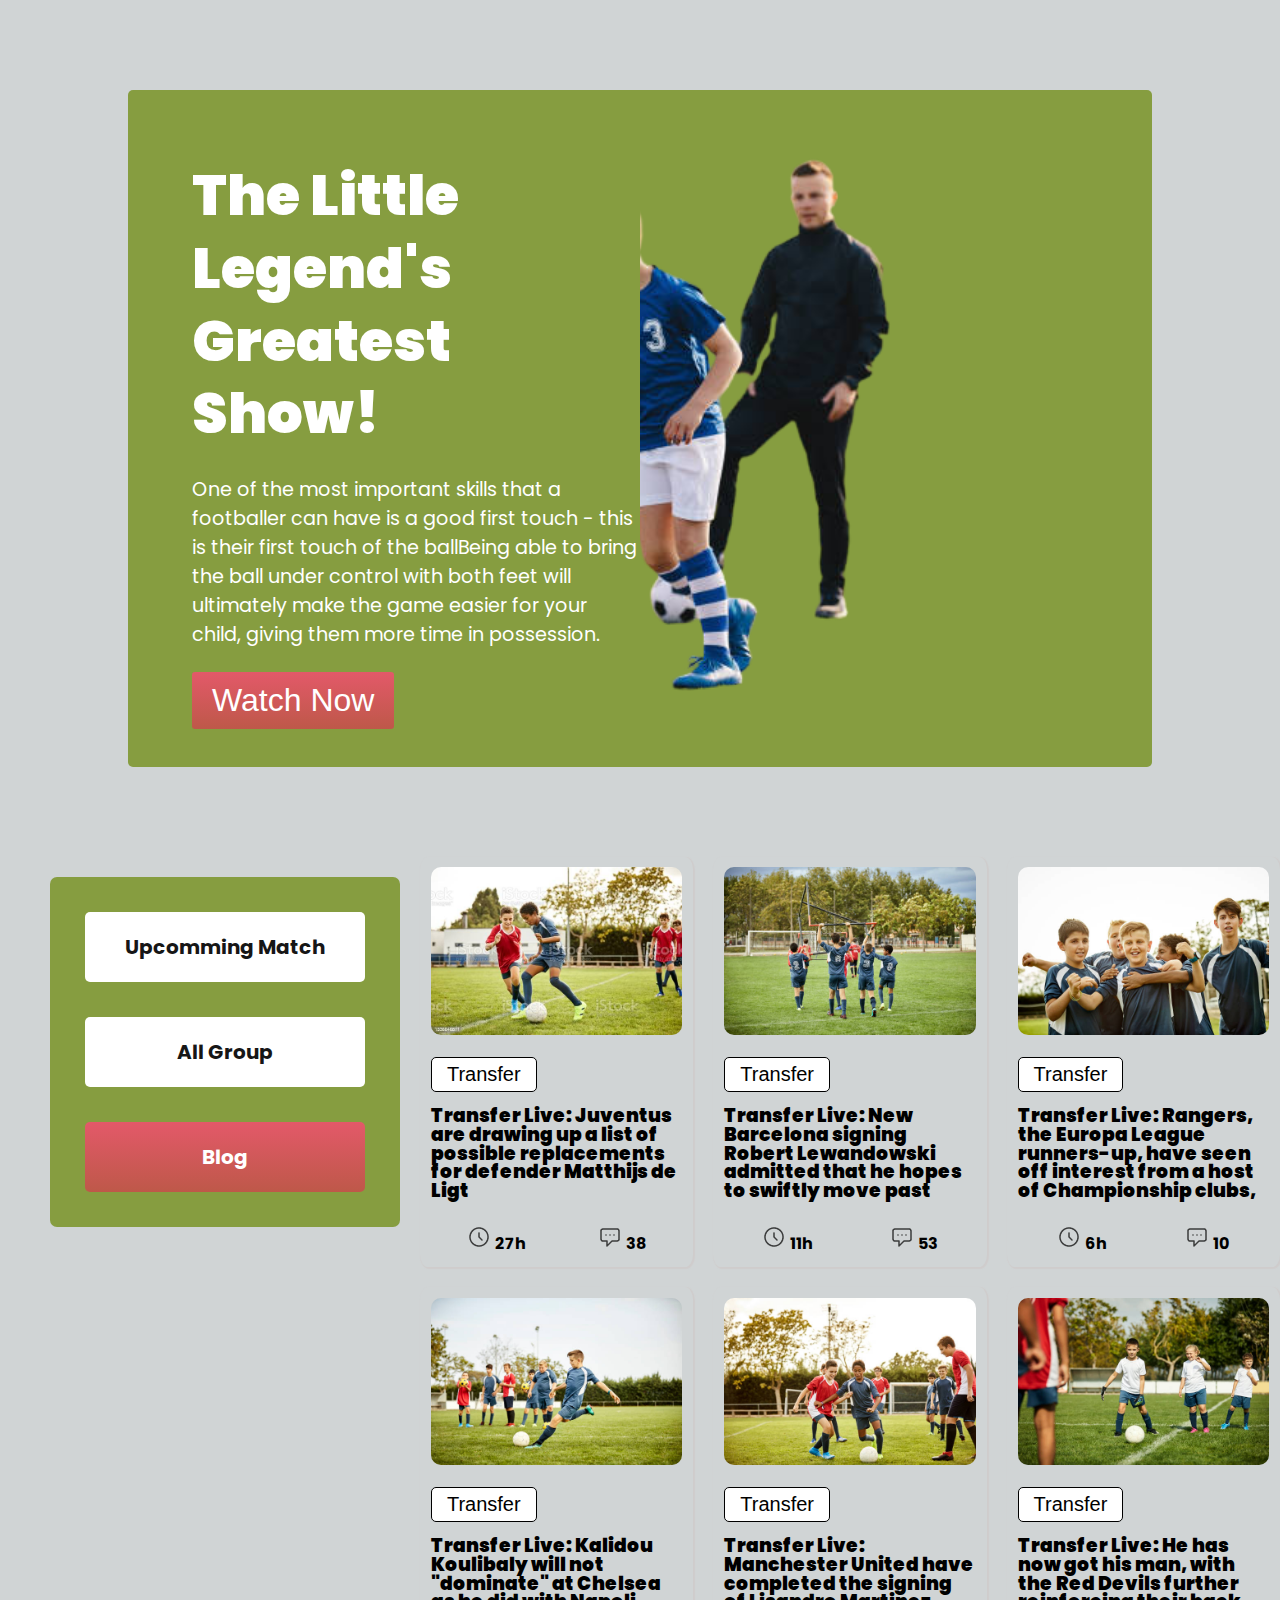
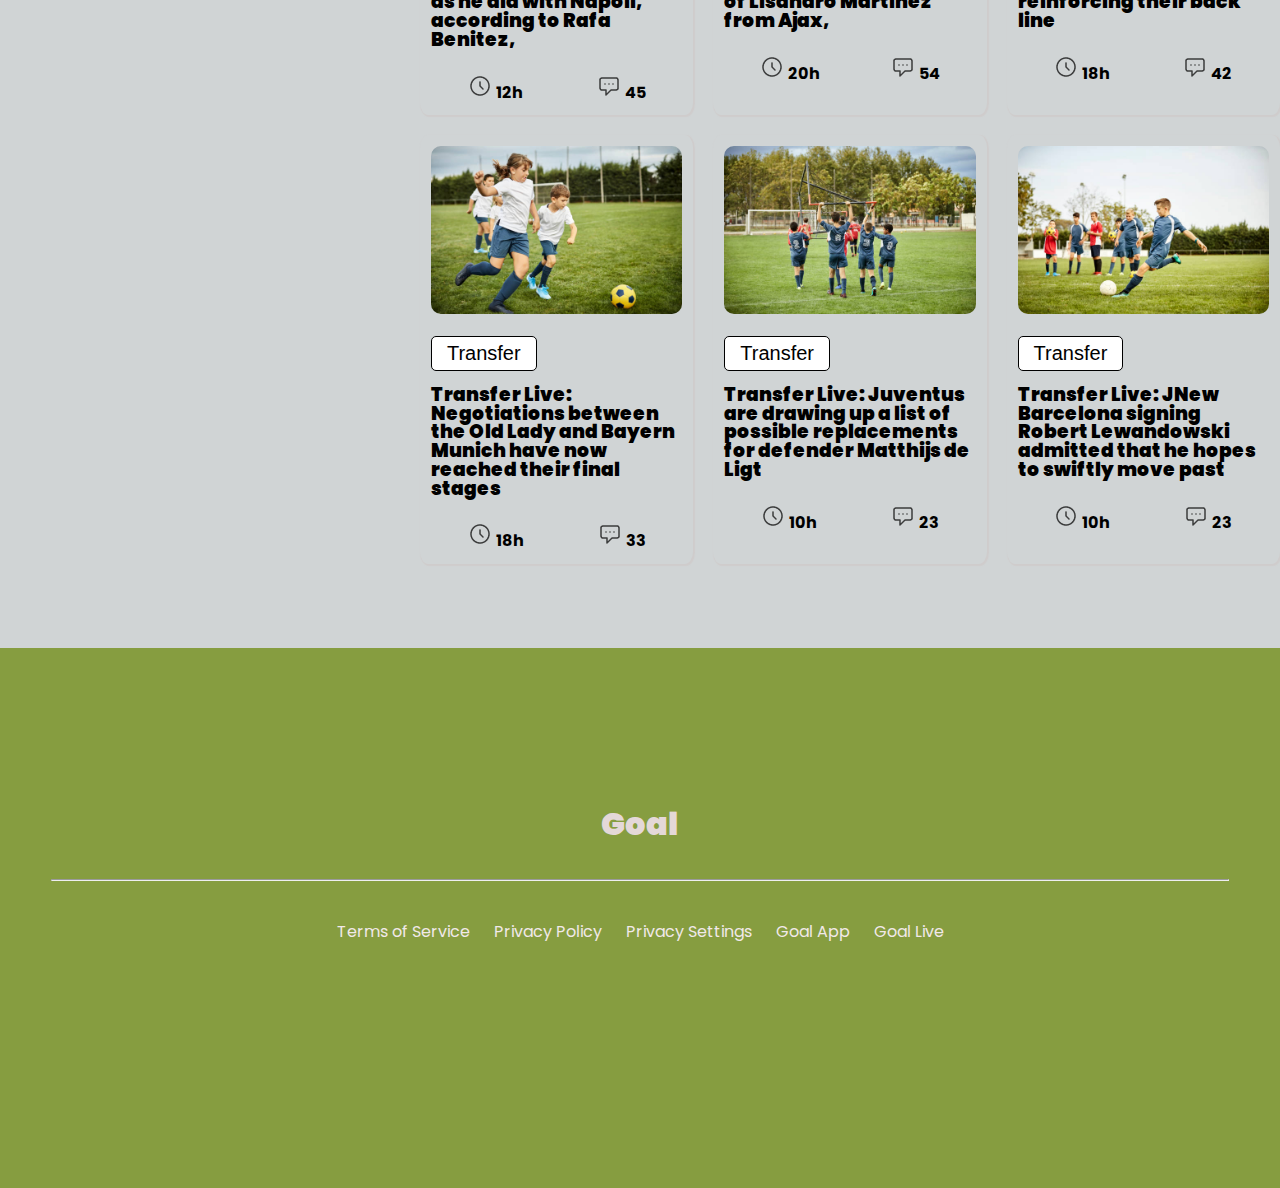
<file: index.html>
<!DOCTYPE html>
<html lang="en">
<head>
  <meta charset="UTF-8">
  <meta http-equiv="X-UA-Compatible" content="IE=edge">
  <meta name="viewport" content="width=device-width, initial-scale=1.0">
  <title>Football News</title>
                          <!-- link CSS -->
  <link rel="stylesheet" href="style.css">

                      <!-- link google font -->
  <link rel="preconnect" href="https://fonts.googleapis.com">
  <link rel="preconnect" href="https://fonts.gstatic.com" crossorigin>
  <link href="https://fonts.googleapis.com/css2?family=Poppins:wght@300;400;500&display=swap" rel="stylesheet"> 

                     <!-- link Font Awesome -->
  <link rel="stylesheet" href="https://cdnjs.cloudflare.com/ajax/libs/font-awesome/6.1.1/css/all.min.css" integrity="sha512-KfkfwYDsLkIlwQp6LFnl8zNdLGxu9YAA1QvwINks4PhcElQSvqcyVLLD9aMhXd13uQjoXtEKNosOWaZqXgel0g==" crossorigin="anonymous" referrerpolicy="no-referrer" />
  
</head>
<body>
                    <!-- Banner section Start -->

 <section class="banner">
   <div class="banner-content">

     <div class="banner-text">
       <h1>The Little Legend's Greatest Show!</h1>
       <p>
        One of the most important skills that a footballer can have is a good first touch - this is their first touch of the ballBeing able to bring the ball under control with both feet will ultimately make the game easier for your child, giving them more time in possession. 
       </p>
       <button> Watch Now </button>
     </div>

     <div class="banner-img">
       <img src="./image/my-banner.png" alt="">
     </div>

   </div>
 </section>
                   
                    <!-- Banner section End -->

                     <!-- Blog section Start -->
  <section class="blog">
    <div class="main-blog">

                      <!-- Blog click start -->

     <div class="blog-click-content">
        <div class="click-menu">

         <div class="upcomming">
           <a href="./index (2).html" target="_blank">Upcomming Match</a>
         </div>
         <div class="group">
           <a href="#">All Group</a>
         </div>
         <div class="click-blog">
           <a href="./index.html" target="_blank">Blog</a>
         </div>

       </div>
    </div>

                 <!-- Blog click End -->


                <!-- Blog post start -->

     <div class="blogpost">

       <div class="blogpost-img">
         <img src="./image/istockphoto.jpg" alt="">
       </div>
       <div class="blogpost-btn">
         <button>Transfer</button>
       </div>
       <div class="blogpost-heading">
         <h3>Transfer Live:  Juventus are drawing up a list of possible replacements for defender Matthijs de Ligt</h3>
        <div class="blogpost-icon">

          <div class="timeicon">
            <img src="./image/Time Icon.png" alt="">
            <b>27h</b>
          </div>

          <div class="chaticon">
            <img src="./image/Chat Icon.png" alt="">
            <b>38</b>
          </div>
          
        </div>  
       </div>
     </div>


     <div class="blogpost">

       <div class="blogpost-img">
         <img src="./image/istockphoto-2.jpg" alt="">
       </div>
       <div class="blogpost-btn">
         <button>Transfer</button>
       </div>
       <div class="blogpost-heading">
         <h3>Transfer Live:  New Barcelona signing Robert Lewandowski admitted that he hopes to swiftly move past</h3>
        <div class="blogpost-icon">
           <div class="timeicon">
            <img src="./image/Time Icon.png" alt="">
            <b>11h</b>
          </div>

          <div class="chaticon">
            <img src="./image/Chat Icon.png" alt="">
            <b>53</b>
          </div>
        </div>  
       </div>
     </div>



     <div class="blogpost">

       <div class="blogpost-img">
         <img src="./image/istockphoto-3.jpg" alt="">
       </div>
       <div class="blogpost-btn">
         <button>Transfer</button>
       </div>
       <div class="blogpost-heading">
         <h3>Transfer Live:  Rangers, the Europa League runners-up, have seen off interest from a host of Championship clubs,</h3>
        <div class="blogpost-icon">
           <div class="timeicon">
            <img src="./image/Time Icon.png" alt="">
            <b>6h</b>
          </div>

          <div class="chaticon">
            <img src="./image/Chat Icon.png" alt="">
            <b>10</b>
          </div>
        </div>  
       </div>
     </div>



     <div class="blogpost">

       <div class="blogpost-img">
         <img src="./image/istockphoto-4.jpg" alt="">
       </div>
       <div class="blogpost-btn">
         <button>Transfer</button>
       </div>
       <div class="blogpost-heading">
         <h3>Transfer Live:  Kalidou Koulibaly will not "dominate" at Chelsea as he did with Napoli, according to Rafa Benitez,</h3>
        <div class="blogpost-icon">
           <div class="timeicon">
            <img src="./image/Time Icon.png" alt="">
            <b>12h</b>
          </div>

          <div class="chaticon">
            <img src="./image/Chat Icon.png" alt="">
            <b>45</b>
          </div>
        </div>  
       </div>
     </div>


     <div class="blogpost">

       <div class="blogpost-img">
         <img src="./image/istockphoto-5.jpg" alt="">
       </div>
       <div class="blogpost-btn">
         <button>Transfer</button>
       </div>
       <div class="blogpost-heading">
         <h3>Transfer Live:  Manchester United have completed the signing of Lisandro Martinez from Ajax,</h3>
        <div class="blogpost-icon">
           <div class="timeicon">
            <img src="./image/Time Icon.png" alt="">
            <b>20h</b>
          </div>

          <div class="chaticon">
            <img src="./image/Chat Icon.png" alt="">
            <b>54</b>
          </div>
        </div>  
       </div>
     </div>



     <div class="blogpost">

       <div class="blogpost-img">
         <img src="./image/istockphoto-6.jpg" alt="">
       </div>
       <div class="blogpost-btn">
         <button>Transfer</button>
       </div>
       <div class="blogpost-heading">
         <h3>Transfer Live:  He has now got his man, with the Red Devils further reinforcing their back line</h3>
        <div class="blogpost-icon">
          <div class="timeicon">
            <img src="./image/Time Icon.png" alt="">
            <b>18h</b>
          </div>

          <div class="chaticon">
            <img src="./image/Chat Icon.png" alt="">
            <b>42</b>
          </div>
        </div>  
       </div>
     </div>



     <div class="blogpost">

       <div class="blogpost-img">
         <img src="./image/istockphoto-7.jpg" alt="">
       </div>
       <div class="blogpost-btn">
         <button>Transfer</button>
       </div>
       <div class="blogpost-heading">
         <h3>Transfer Live:  Negotiations between the Old Lady and Bayern Munich have now reached their final stages</h3>
        <div class="blogpost-icon">
           <div class="timeicon">
            <img src="./image/Time Icon.png" alt="">
            <b>18h</b>
          </div>

          <div class="chaticon">
            <img src="./image/Chat Icon.png" alt="">
            <b>33</b>
          </div>
        </div>  
       </div>
     </div>


     <div class="blogpost">

       <div class="blogpost-img">
         <img src="./image/istockphoto-2.jpg" alt="">
       </div>
       <div class="blogpost-btn">
         <button>Transfer</button>
       </div>
       <div class="blogpost-heading">
         <h3>Transfer Live:  Juventus are drawing up a list of possible replacements for defender Matthijs de Ligt</h3>
        <div class="blogpost-icon">
           <div class="timeicon">
            <img src="./image/Time Icon.png" alt="">
            <b>10h</b>
          </div>

          <div class="chaticon">
            <img src="./image/Chat Icon.png" alt="">
            <b>23</b>
          </div>
        </div>  
       </div>
     </div>


     <div class="blogpost">

       <div class="blogpost-img">
         <img src="./image/istockphoto-4.jpg" alt="">
       </div>
       <div class="blogpost-btn">
         <button>Transfer</button>
       </div>
       <div class="blogpost-heading blog-nine">
         <h3>Transfer Live:  JNew Barcelona signing Robert Lewandowski admitted that he hopes to swiftly move past</h3>
        <div class="blogpost-icon">
           <div class="timeicon">
            <img src="./image/Time Icon.png" alt="">
            <b>10h</b>
          </div>
          <div class="chaticon">
            <img src="./image/Chat Icon.png" alt="">
            <b>23</b>
          </div>
        </div>  
       </div>
     </div>

            <!-- bonus-btn -->
      <div class="bonus-btn">
        <button>View All</button>
      </div>      

    </div>

  </section>                  
                    <!-- Blog section End -->

                    <!-- Footer section Start -->
  <footer>
    <div class="main-footer">
      <div class="footer-upp">
        <h1>Goal</h1>
      </div>
      <hr>
      <div class="footer-down">
        <div class="footer-menu">
          <a href="">Terms of Service </a>
          <a href="">Privacy Policy</a>
          <a href="">Privacy Settings </a>
          <a href="">Goal App</a>
          <a href="">Goal Live</a>
        </div>
      </div>
    <div class="footer-icon">
      <a href="https://web.facebook.com/groups/webdevelopmentbatch6" target="_blank"><i class="fa-brands fa-facebook"></i></a>

      <a href="https://www.youtube.com/c/ProgrammingHero"target="_blank"><i class="fa-brands fa-youtube"></i></a>

      <a href="https://twitter.com/"target="_blank"><i class="fa-brands fa-twitter"></i></a>

      <a href="https://www.linkedin.com/feed/"target="_blank"><i class="fa-brands fa-linkedin"></i></a>
    </div>

    </div>
  </footer>                  
                    <!-- Footer section End -->
</body>
</html>
</file>
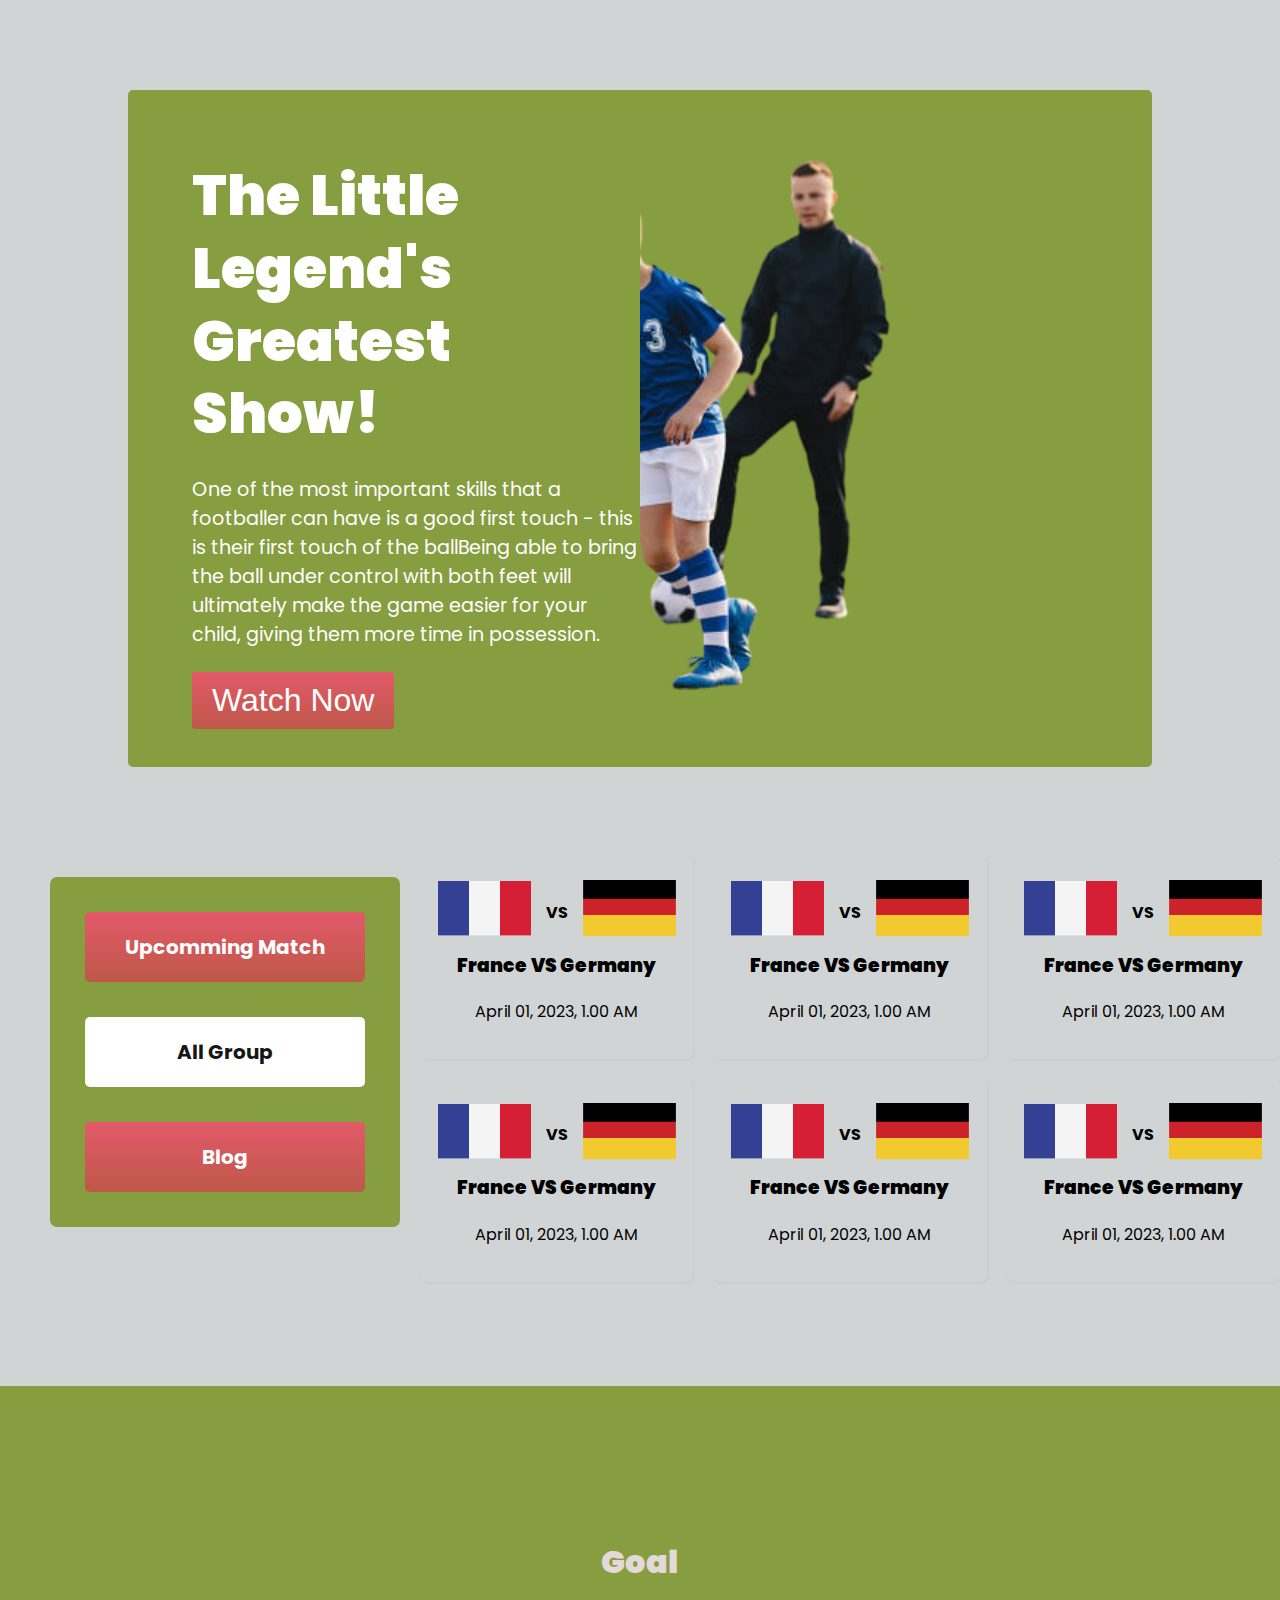
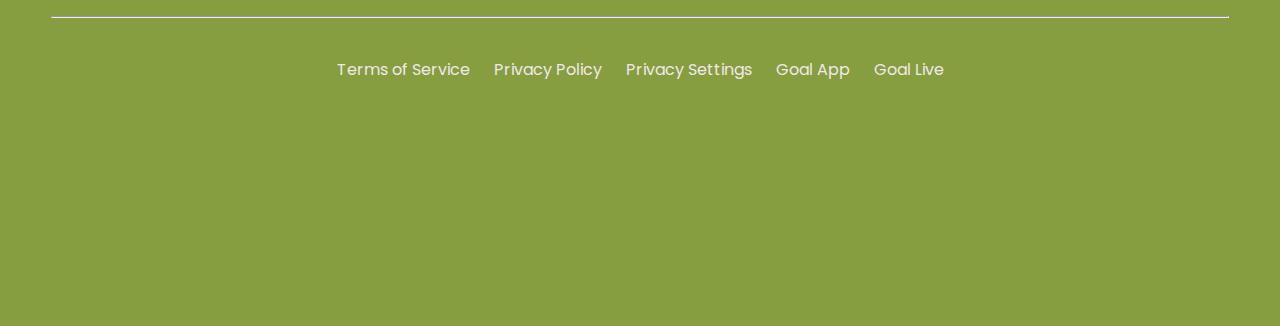
<file: index (2).html>
<!DOCTYPE html>
<html lang="en">
<head>
  <meta charset="UTF-8">
  <meta http-equiv="X-UA-Compatible" content="IE=edge">
  <meta name="viewport" content="width=device-width, initial-scale=1.0">
  <title>Football News</title>
                          <!-- link CSS -->
  <link rel="stylesheet" href="style.css">

                      <!-- link google font -->
  <link rel="preconnect" href="https://fonts.googleapis.com">
  <link rel="preconnect" href="https://fonts.gstatic.com" crossorigin>
  <link href="https://fonts.googleapis.com/css2?family=Poppins:wght@300;400;500&display=swap" rel="stylesheet"> 

                     <!-- link Font Awesome -->
  <link rel="stylesheet" href="https://cdnjs.cloudflare.com/ajax/libs/font-awesome/6.1.1/css/all.min.css" integrity="sha512-KfkfwYDsLkIlwQp6LFnl8zNdLGxu9YAA1QvwINks4PhcElQSvqcyVLLD9aMhXd13uQjoXtEKNosOWaZqXgel0g==" crossorigin="anonymous" referrerpolicy="no-referrer" />
  
</head>
<body>
                    <!-- Banner section Start -->
  <section class="banner">
   <div class="banner-content">

     <div class="banner-text">
       <h1>The Little Legend's Greatest Show!</h1>
       <p>
        One of the most important skills that a footballer can have is a good first touch - this is their first touch of the ballBeing able to bring the ball under control with both feet will ultimately make the game easier for your child, giving them more time in possession. 
       </p>
       <button> Watch Now </button>
     </div>

     <div class="banner-img">
       <img src="./image/my-banner.png" alt="">
     </div>

   </div>
 </section>                 
                    <!-- Banner section End -->

                     <!-- Blog section Start -->

  <section class="blog">
    <div class="main-blog">

                      <!-- Blog click start -->

     <div class="blog-click-content">
        <div class="click-menu">

         <div class="upcomming upcoming-match">
           <a href="./index (2).html" target="_blank">Upcomming Match</a>
         </div>
         <div class="group">
           <a href="#">All Group</a>
         </div>
         <div class="click-blog">
           <a href="./index.html" target="_blank">Blog</a>
         </div>

       </div>
    </div>

                <!-- Blog click End -->

                <!-- Blog post start -->

     <div class="blogpost">

      <div class="match-flag">
         <div class="blogpost-img-match">
         <img src="./image/Flag.png" alt="">
       </div>

       <div class="blog-match-vs">
         <b>VS</b>
       </div>

       <div class="blogpost-img-match">
         <img src="./image/germany Flag.png" alt="">
       </div>
      </div>

       <div class="match-details">
         <h3>France VS Germany </h3>
       <p>April 01, 2023, 1.00 AM</p>
       </div>
  </div>



     <div class="blogpost">

      <div class="match-flag">
         <div class="blogpost-img-match">
         <img src="./image/Flag.png" alt="">
       </div>

       <div class="blog-match-vs">
         <b>VS</b>
       </div>

       <div class="blogpost-img-match">
         <img src="./image/germany Flag.png" alt="">
       </div>
      </div>

       <div class="match-details">
         <h3>France VS Germany </h3>
       <p>April 01, 2023, 1.00 AM</p>
       </div>
  </div>


     <div class="blogpost">

      <div class="match-flag">
         <div class="blogpost-img-match">
         <img src="./image/Flag.png" alt="">
       </div>

       <div class="blog-match-vs">
         <b>VS</b>
       </div>

       <div class="blogpost-img-match">
         <img src="./image/germany Flag.png" alt="">
       </div>
      </div>

       <div class="match-details">
         <h3>France VS Germany </h3>
       <p>April 01, 2023, 1.00 AM</p>
       </div>
  </div>


      <div class="blogpost">

      <div class="match-flag">
         <div class="blogpost-img-match">
         <img src="./image/Flag.png" alt="">
       </div>

       <div class="blog-match-vs">
         <b>VS</b>
       </div>

       <div class="blogpost-img-match">
         <img src="./image/germany Flag.png" alt="">
       </div>
      </div>

       <div class="match-details">
         <h3>France VS Germany </h3>
       <p>April 01, 2023, 1.00 AM</p>
       </div>
  </div>

      <div class="blogpost">

      <div class="match-flag">
         <div class="blogpost-img-match">
         <img src="./image/Flag.png" alt="">
       </div>

       <div class="blog-match-vs">
         <b>VS</b>
       </div>

       <div class="blogpost-img-match">
         <img src="./image/germany Flag.png" alt="">
       </div>
      </div>

       <div class="match-details">
         <h3>France VS Germany </h3>
       <p>April 01, 2023, 1.00 AM</p>
       </div>
  </div>

      <div class="blogpost">

      <div class="match-flag">
         <div class="blogpost-img-match">
         <img src="./image/Flag.png" alt="">
       </div>

       <div class="blog-match-vs">
         <b>VS</b>
       </div>

       <div class="blogpost-img-match">
         <img src="./image/germany Flag.png" alt="">
       </div>
      </div>

       <div class="match-details">
         <h3>France VS Germany </h3>
       <p>April 01, 2023, 1.00 AM</p>
       </div>
  </div>
                    <!-- Blog post End -->

    </div>

  </section>                  
                    <!-- Blog section End -->

                    <!-- Footer section Start -->
  <footer>
    <div class="main-footer">
      <div class="footer-upp">
        <h1>Goal</h1>
      </div>
      <hr>
      <div class="footer-down">
        <div class="footer-menu">
          <a href="">Terms of Service </a>
          <a href="">Privacy Policy</a>
          <a href="">Privacy Settings </a>
          <a href="">Goal App</a>
          <a href="">Goal Live</a>
        </div>
      </div>
    <div class="footer-icon">
      <a href="https://web.facebook.com/groups/webdevelopmentbatch6" target="_blank"><i class="fa-brands fa-facebook"></i></a>

      <a href="https://www.youtube.com/c/ProgrammingHero"target="_blank"><i class="fa-brands fa-youtube"></i></a>

      <a href="https://twitter.com/"target="_blank"><i class="fa-brands fa-twitter"></i></a>

      <a href="https://www.linkedin.com/feed/"target="_blank"><i class="fa-brands fa-linkedin"></i></a>
    </div>

    </div>
  </footer>                  
                    <!-- Footer section End -->
</body>
</html>
</file>
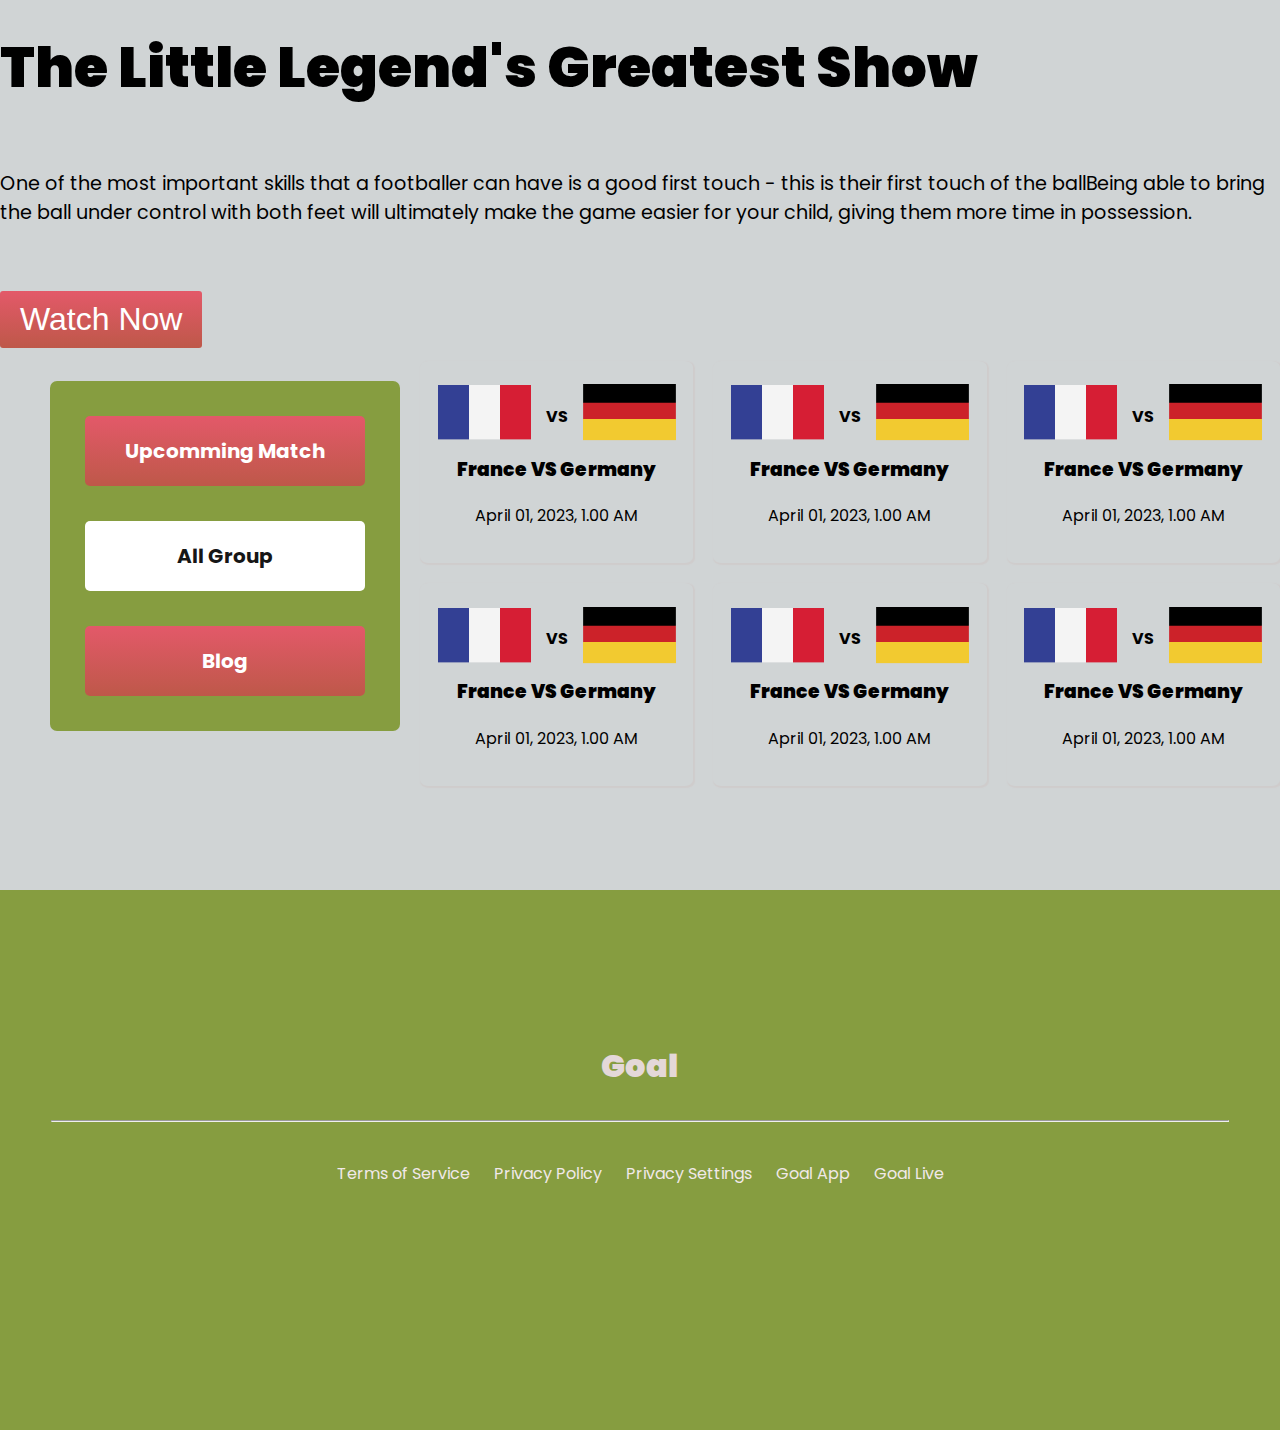
<file: match.html>
<!DOCTYPE html>
<html lang="en">
<head>
  <meta charset="UTF-8">
  <meta http-equiv="X-UA-Compatible" content="IE=edge">
  <meta name="viewport" content="width=device-width, initial-scale=1.0">
  <title>Football News</title>
                          <!-- link CSS -->
  <link rel="stylesheet" href="style.css">

                      <!-- link google font -->
  <link rel="preconnect" href="https://fonts.googleapis.com">
  <link rel="preconnect" href="https://fonts.gstatic.com" crossorigin>
  <link href="https://fonts.googleapis.com/css2?family=Poppins:wght@300;400;500&display=swap" rel="stylesheet"> 

                     <!-- link Font Awesome -->
  <link rel="stylesheet" href="https://cdnjs.cloudflare.com/ajax/libs/font-awesome/6.1.1/css/all.min.css" integrity="sha512-KfkfwYDsLkIlwQp6LFnl8zNdLGxu9YAA1QvwINks4PhcElQSvqcyVLLD9aMhXd13uQjoXtEKNosOWaZqXgel0g==" crossorigin="anonymous" referrerpolicy="no-referrer" />
  
</head>
<body>
                    <!-- Banner section Start -->
  <div class="main-banner">
    <div class="banner">

      <div class="banner-text">
        <h1>The Little Legend's  Greatest Show </h1>
        <p>One of the most important skills that a footballer can have is a good first touch - this is their first touch of the ballBeing able to bring the ball under control with both feet will ultimately make the game easier for your child, giving them more time in possession.</p>
        <button class="banner-btn">Watch Now 
          <i class="fa-solid fa-circle-arrow-right"></i></button>
      </div>

      <div class="banner-img">
        <!-- <img src="/img/Banner Image.png" alt=""> -->
      </div>

    </div>
  </div>                  
                    <!-- Banner section End -->

                     <!-- Blog section Start -->
  <section class="blog">
    <div class="main-blog">

                      <!-- Blog click start -->

     <div class="blog-click-content">
        <div class="click-menu">

         <div class="upcomming upcoming-match">
           <a href="/match.html" target="_blank">Upcomming Match</a>
         </div>
         <div class="group">
           <a href="#">All Group</a>
         </div>
         <div class="click-blog">
           <a href="/index.html" target="_blank">Blog</a>
         </div>

       </div>
    </div>

                    <!-- Blog click End -->

                <!-- Blog post start -->

     <div class="blogpost">

      <div class="match-flag">
         <div class="blogpost-img-match">
         <img src="./image/Flag.png" alt="">
       </div>

       <div class="blog-match-vs">
         <b>VS</b>
       </div>

       <div class="blogpost-img-match">
         <img src="./image/germany Flag.png" alt="">
       </div>
      </div>

       <div class="match-details">
         <h3>France VS Germany </h3>
       <p>April 01, 2023, 1.00 AM</p>
       </div>
  </div>



     <div class="blogpost">

      <div class="match-flag">
         <div class="blogpost-img-match">
         <img src="./image/Flag.png" alt="">
       </div>

       <div class="blog-match-vs">
         <b>VS</b>
       </div>

       <div class="blogpost-img-match">
         <img src="./image/germany Flag.png" alt="">
       </div>
      </div>

       <div class="match-details">
         <h3>France VS Germany </h3>
       <p>April 01, 2023, 1.00 AM</p>
       </div>
  </div>


     <div class="blogpost">

      <div class="match-flag">
         <div class="blogpost-img-match">
         <img src="./image/Flag.png" alt="">
       </div>

       <div class="blog-match-vs">
         <b>VS</b>
       </div>

       <div class="blogpost-img-match">
         <img src="./image/germany Flag.png" alt="">
       </div>
      </div>

       <div class="match-details">
         <h3>France VS Germany </h3>
       <p>April 01, 2023, 1.00 AM</p>
       </div>
  </div>


      <div class="blogpost">

      <div class="match-flag">
         <div class="blogpost-img-match">
         <img src="./image/Flag.png" alt="">
       </div>

       <div class="blog-match-vs">
         <b>VS</b>
       </div>

       <div class="blogpost-img-match">
         <img src="./image/germany Flag.png" alt="">
       </div>
      </div>

       <div class="match-details">
         <h3>France VS Germany </h3>
       <p>April 01, 2023, 1.00 AM</p>
       </div>
  </div>

      <div class="blogpost">

      <div class="match-flag">
         <div class="blogpost-img-match">
         <img src="./image/Flag.png" alt="">
       </div>

       <div class="blog-match-vs">
         <b>VS</b>
       </div>

       <div class="blogpost-img-match">
         <img src="./image/germany Flag.png" alt="">
       </div>
      </div>

       <div class="match-details">
         <h3>France VS Germany </h3>
       <p>April 01, 2023, 1.00 AM</p>
       </div>
  </div>

      <div class="blogpost">

      <div class="match-flag">
         <div class="blogpost-img-match">
         <img src="./image/Flag.png" alt="">
       </div>

       <div class="blog-match-vs">
         <b>VS</b>
       </div>

       <div class="blogpost-img-match">
         <img src="./image/germany Flag.png" alt="">
       </div>
      </div>

       <div class="match-details">
         <h3>France VS Germany </h3>
       <p>April 01, 2023, 1.00 AM</p>
       </div>
  </div>

     

                  <!-- Blog post End -->

    </div>

  </section>                  
                    <!-- Blog section End -->

                    <!-- Footer section Start -->
  <footer>
    <div class="main-footer">
      <div class="footer-upp">
        <h1>Goal</h1>
      </div>
      <hr>
      <div class="footer-down">
        <div class="footer-menu">
          <a href="">Terms of Service </a>
          <a href="">Privacy Policy</a>
          <a href="">Privacy Settings </a>
          <a href="">Goal App</a>
          <a href="">Goal Live</a>
        </div>
      </div>
    </div>
  </footer>                  
                    <!-- Footer section End -->
</body>
</html>
</file>
<file: style.css>
/* Default Common CSS*/

*{
  margin: 0;
  padding: 0;
  box-sizing: border-box;
}

body{
  width: 100%;
  min-height: 100vh;
  background-color: #d0d4d5;
  font-family: 'Poppins', sans-serif; ;
}


h1{
  margin-top: 2rem;
  line-height: 1.5;
}

h1,h2,h3,h4,h5,h6{
  font-weight: 900;
  line-height: 1;
}

h1,h2,h3,h4,h5,h6,p,a{
margin-bottom: 1.5rem;
}

a{
  text-decoration: none;
  color: #161616;
}

li{
  list-style: none;
}

button{
  border: none;
}


              /* Default Common CSS End*/

              /* banner-start */
.banner{
width: 100%;
height: auto;

}

.banner-content{
display: grid;
grid-template-columns: 1fr 1fr;
width: 80%;
height: 70%;
background-color: #869d40;
color: white;
margin:7% auto;
padding: 3% 5%;
border-radius: 5px;

}


.banner-text h1{
font-size: 3.5rem;
line-height: 1.3;
}

.banner-text p{
margin: 5% 0;
font-size: 1.2rem;
}

.banner-text button{
background-image: linear-gradient(#e35969, #be5849);
font-size: 2rem;
border-radius: 3px;
padding: 10px 20px;
color: white;
font-weight: 500;
}



.banner-img img{
width: 100%;
height: 100%;
object-fit: cover;
object-position: right;
transition:width 5s ;
}

.banner-img img:hover{
width: 20%;
}
              /* banner-end */

             


                /* Blog section Start */
.blog{
width: 100%;
height: auto;
margin: 1% 0 5% 0;
} 

.main-blog{

 display: grid;
 grid-template-columns: 1fr 1fr 1fr 1fr;
 grid-gap:20px 20px;
}

      /* Blog click content start */

.blog-click-content{

  grid-row-start: 1;
  grid-row-end: 5;
}


.click-menu{
  background-color: #869d40;
  width: 350px;
  height: 350px;
  text-align: center;
  margin-left: 50px;
  margin-top: 20px;
  border-radius: 7px;
  display: flex;
  flex-direction: column;
  justify-content: space-evenly;
}


.upcomming{
 background-color: #fff;
 color:black ;
 font-size: 20px;
 font-weight: 700;
 padding: 20px 15px;
 margin: 0 35px;
 border-radius: 5px;
}

.upcoming-match{
 background-image: linear-gradient(#e35969, #be5849);
 color:rgb(243, 237, 237) ;
 font-size: 20px;
 font-weight: 700;
 padding: 20px 15px;
 margin: 0 35px; 
 border-radius: 5px; 
}

.upcoming-match a{
  color: white;
}

.group{
  background-color: #fff;
 color:black ;
 font-size: 20px;
 font-weight: 700;
 padding: 20px 15px;
 margin: 0 35px;
 border-radius: 5px;
}

.click-blog{
 background-image: linear-gradient(#e35969, #be5849);
 color:white ;
 font-size: 20px;
 font-weight: 700;
 padding: 20px 15px;
 margin: 0 35px;
 border-radius: 5px;
}

.click-blog a{
  color: white;
}


        /* Blog click content End */

        /* match section start */
  .match-flag{
    display: flex;
    justify-content: center;
    align-items: center;
    margin-top: 5%;
    margin-bottom: 5%;
  } 
  
  
  .match-flag b{
    margin: 0 15px;
  }

  .match-flag img{
    max-width: 100%;
  }
  
  .match-details{
    text-align: center;
  }

        /* match section End */



        /* Blogpost start */

.blogpost{
padding: 4%;
box-shadow:1px 1px 1px 1px rgb(207, 204, 204) ;
border-radius: 3%;
}

.blogpost-img{
border-radius: 8px;

}

.blogpost-img img{
max-width: 100%;
border-radius: 10px;
} 


.blogpost-btn button{
margin: 15px 0;
background-color: white;
border: 1px solid black;
border-radius: 5px;
color: black;
font-size: 20px;
padding: 5px 15px;
}


.blogpost-icon {
display: flex;
justify-content: space-around;
}
/* blogpost match start */

.blogpost-match{
  padding: 4%;
box-shadow:1px 1px 1px 1px rgb(207, 204, 204) ;
border-radius: 3%;
}

/* blogpost match end */

.bonus-btn{
  margin: auto;
}

.bonus-btn button{
    background-image: linear-gradient(#e35969, #be5849);
    font-size: 2rem;
    padding: 15px 35px;
    border-radius: 8px;
    display: none;
}

               /* Blog section End */

              /* Footer section Start */
footer{
  background-color: #869d40;
  width: 100%;
  height: 60vh;
  color:#e4d8d8;
  text-align: center;
 
} 

.main-footer{
  padding-top: 10%;
}


.footer-menu a{
  color: rgb(241, 233, 233);
 font-size: 1rem;
  margin: 0 10px ;
}

hr{
  margin:3% 4%;
  color: #2c2c2c;
}

.footer-icon{
  font-size: 30px;
  margin-top: 30px;
  color: red;

}

.footer-icon a{
margin: 0 20px;
padding: 5px 8px;
}

.footer-icon a i{
  color: rgb(189, 41, 41);
}


                          /* Footer section End */

              /* media query */
              
@media only screen and (max-width:1050px) {
  .main-blog{
    display: grid;
    grid-template-columns: 1fr 1fr 1fr;
  
  }


  .bonus-btn button{
    display: block;
  }
}

@media only screen and (max-width:450px) {
  .main-blog{
    display: grid;
    grid-template-columns: 1fr 1fr;
  
  }
}
</file>
